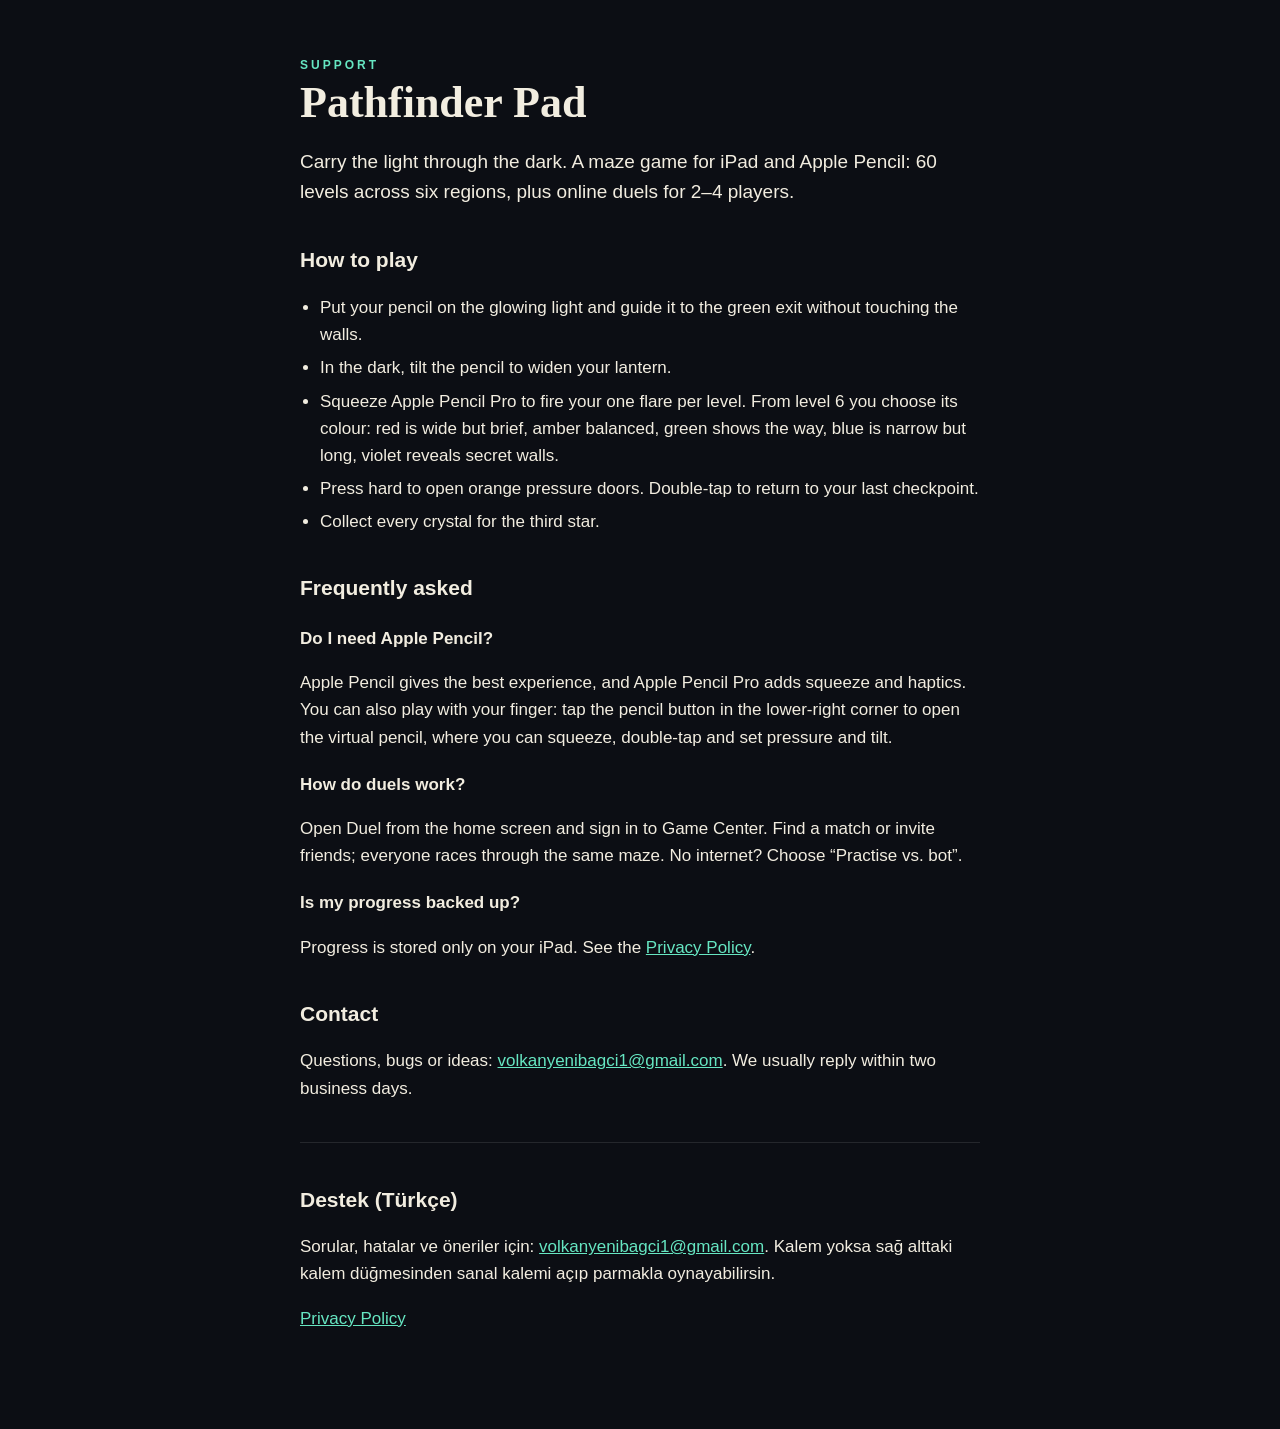
<file: index.html>
<!doctype html>
<html lang="en">
<head>
<meta charset="utf-8">
<meta name="viewport" content="width=device-width, initial-scale=1">
<title>Pathfinder Pad · Support</title>
<link rel="stylesheet" href="style.css">
</head>
<body>
<main>
  <p class="eyebrow">Support</p>
  <h1>Pathfinder Pad</h1>
  <p class="lead">Carry the light through the dark. A maze game for iPad and Apple Pencil: 60 levels across six regions, plus online duels for 2–4 players.</p>

  <h2>How to play</h2>
  <ul>
    <li>Put your pencil on the glowing light and guide it to the green exit without touching the walls.</li>
    <li>In the dark, tilt the pencil to widen your lantern.</li>
    <li>Squeeze Apple Pencil Pro to fire your one flare per level. From level 6 you choose its colour: red is wide but brief, amber balanced, green shows the way, blue is narrow but long, violet reveals secret walls.</li>
    <li>Press hard to open orange pressure doors. Double-tap to return to your last checkpoint.</li>
    <li>Collect every crystal for the third star.</li>
  </ul>

  <h2>Frequently asked</h2>
  <h3>Do I need Apple Pencil?</h3>
  <p>Apple Pencil gives the best experience, and Apple Pencil Pro adds squeeze and haptics. You can also play with your finger: tap the pencil button in the lower-right corner to open the virtual pencil, where you can squeeze, double-tap and set pressure and tilt.</p>
  <h3>How do duels work?</h3>
  <p>Open Duel from the home screen and sign in to Game Center. Find a match or invite friends; everyone races through the same maze. No internet? Choose “Practise vs. bot”.</p>
  <h3>Is my progress backed up?</h3>
  <p>Progress is stored only on your iPad. See the <a href="privacy.html">Privacy Policy</a>.</p>

  <h2>Contact</h2>
  <p>Questions, bugs or ideas: <a href="mailto:volkanyenibagci1@gmail.com">volkanyenibagci1@gmail.com</a>. We usually reply within two business days.</p>

  <hr>
  <h2 lang="tr">Destek (Türkçe)</h2>
  <p lang="tr">Sorular, hatalar ve öneriler için: <a href="mailto:volkanyenibagci1@gmail.com">volkanyenibagci1@gmail.com</a>. Kalem yoksa sağ alttaki kalem düğmesinden sanal kalemi açıp parmakla oynayabilirsin.</p>

  <p class="muted"><a href="privacy.html">Privacy Policy</a></p>
</main>
</body>
</html>
</file>
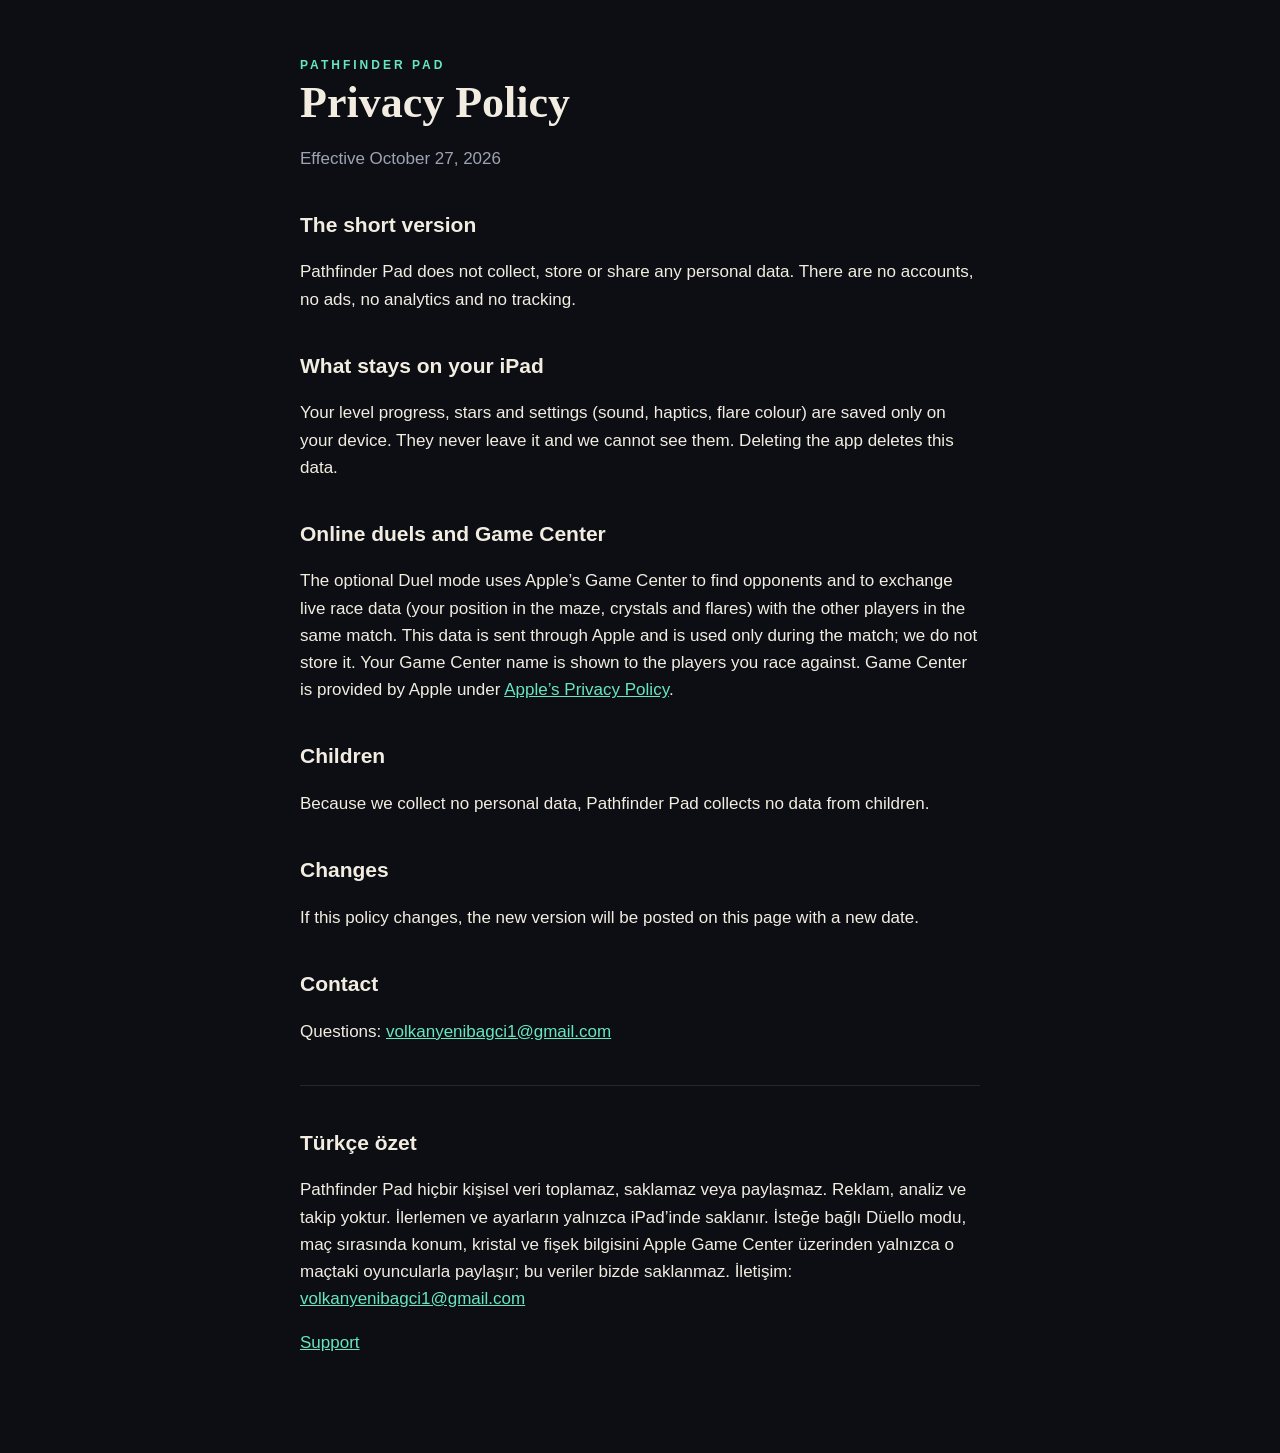
<file: privacy.html>
<!doctype html>
<html lang="en">
<head>
<meta charset="utf-8">
<meta name="viewport" content="width=device-width, initial-scale=1">
<title>Pathfinder Pad · Privacy Policy</title>
<link rel="stylesheet" href="style.css">
</head>
<body>
<main>
  <p class="eyebrow">Pathfinder Pad</p>
  <h1>Privacy Policy</h1>
  <p class="muted">Effective October 27, 2026</p>

  <h2>The short version</h2>
  <p>Pathfinder Pad does not collect, store or share any personal data. There are no accounts, no ads, no analytics and no tracking.</p>

  <h2>What stays on your iPad</h2>
  <p>Your level progress, stars and settings (sound, haptics, flare colour) are saved only on your device. They never leave it and we cannot see them. Deleting the app deletes this data.</p>

  <h2>Online duels and Game Center</h2>
  <p>The optional Duel mode uses Apple’s Game Center to find opponents and to exchange live race data (your position in the maze, crystals and flares) with the other players in the same match. This data is sent through Apple and is used only during the match; we do not store it. Your Game Center name is shown to the players you race against. Game Center is provided by Apple under <a href="https://www.apple.com/legal/privacy/">Apple’s Privacy Policy</a>.</p>

  <h2>Children</h2>
  <p>Because we collect no personal data, Pathfinder Pad collects no data from children.</p>

  <h2>Changes</h2>
  <p>If this policy changes, the new version will be posted on this page with a new date.</p>

  <h2>Contact</h2>
  <p>Questions: <a href="mailto:volkanyenibagci1@gmail.com">volkanyenibagci1@gmail.com</a></p>

  <hr>

  <h2 lang="tr">Türkçe özet</h2>
  <p lang="tr">Pathfinder Pad hiçbir kişisel veri toplamaz, saklamaz veya paylaşmaz. Reklam, analiz ve takip yoktur. İlerlemen ve ayarların yalnızca iPad’inde saklanır. İsteğe bağlı Düello modu, maç sırasında konum, kristal ve fişek bilgisini Apple Game Center üzerinden yalnızca o maçtaki oyuncularla paylaşır; bu veriler bizde saklanmaz. İletişim: <a href="mailto:volkanyenibagci1@gmail.com">volkanyenibagci1@gmail.com</a></p>

  <p class="muted"><a href="index.html">Support</a></p>
</main>
</body>
</html>
</file>
<file: style.css>
:root { color-scheme: dark; --ink: #0c0e14; --paper: #f2ede0; --muted: #9ea3b3; --mint: #66e6c2; }
* { box-sizing: border-box; }
body { margin: 0; background: var(--ink); color: var(--paper); font: 17px/1.6 -apple-system, BlinkMacSystemFont, "Segoe UI", sans-serif; }
main { max-width: 720px; margin: 0 auto; padding: 56px 20px 80px; }
h1 { font-family: ui-serif, Georgia, serif; font-size: 44px; line-height: 1.1; margin: 4px 0 16px; }
h2 { font-size: 21px; margin: 36px 0 8px; }
h3 { font-size: 17px; margin: 20px 0 4px; }
a { color: var(--mint); }
.eyebrow { color: var(--mint); text-transform: uppercase; letter-spacing: 3px; font-size: 12px; font-weight: 700; margin: 0; }
.lead { font-size: 19px; color: var(--paper); }
.muted, p.muted { color: var(--muted); }
ul { padding-left: 20px; }
li { margin: 6px 0; }
hr { border: 0; border-top: 1px solid rgba(255,255,255,.1); margin: 40px 0; }
</file>
